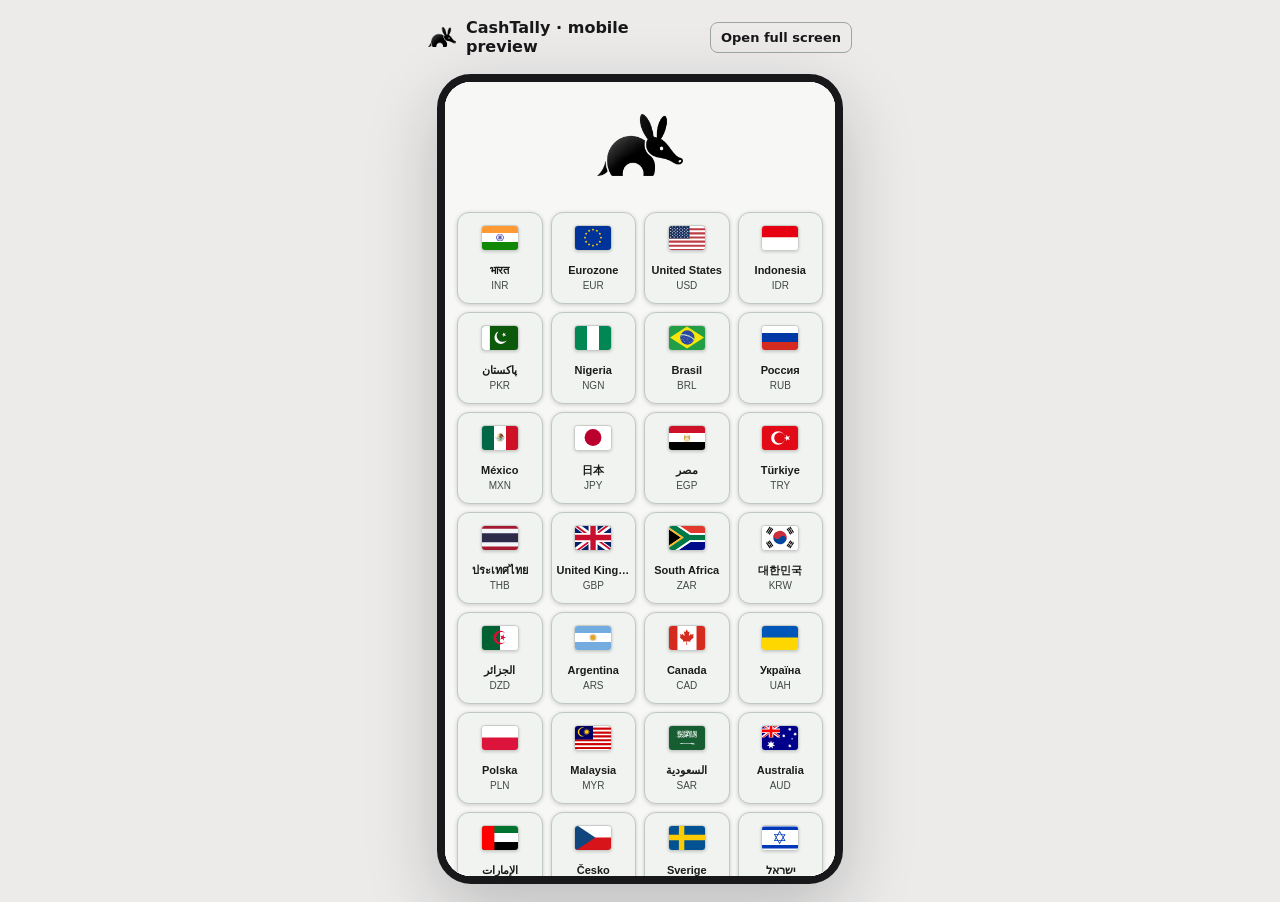
<file: preview/index.html>
<!doctype html>
<html lang="en">
<head>
  <meta charset="UTF-8" />
  <meta name="viewport" content="width=device-width, initial-scale=1.0" />
  <meta name="theme-color" content="#0b6e4f" />
  <meta name="description" content="Try CashTally's cash counting and closing workflows in your browser." />
  <title>CashTally · mobile preview</title>
  <link rel="icon" href="./app/assets/aardvarkland-mark.png" />
  <link rel="stylesheet" href="./preview.css?v=2" />
</head>
<body>
  <main class="preview-shell" id="preview-shell">
    <header>
      <div class="brand-lockup"><img src="./app/assets/aardvarkland-mark.png" alt="" /><strong>CashTally · mobile preview</strong></div>
      <a href="./app/">Open full screen</a>
    </header>
    <div class="phone"><iframe src="./app/?country-picker=1&amp;entry=mobile-preview-v1" title="CashTally app" allow="clipboard-read; clipboard-write"></iframe></div>
  </main>
</body>
</html>
</file>
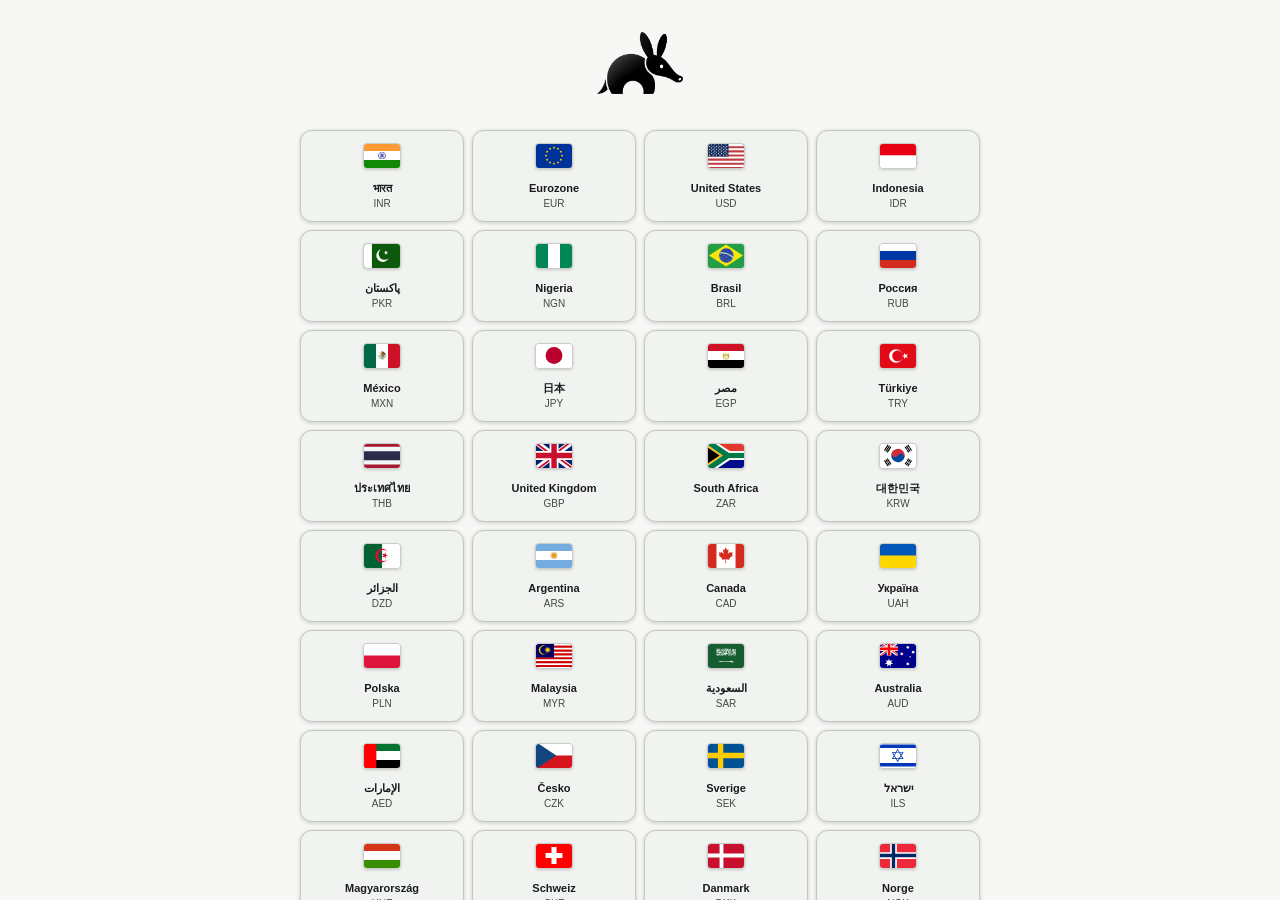
<file: preview/app/index.html>
<!doctype html>
<html lang="cs" data-theme="light">
<head>
  <meta charset="UTF-8" />
  <meta name="viewport" content="width=device-width,initial-scale=1,viewport-fit=cover,user-scalable=no" />
  <meta name="theme-color" content="#f7f8f6" />
  <meta name="description" content="Aardvarkland Cash Tally interactive mobile preview" />
  <link rel="manifest" href="./manifest.webmanifest" />
  <link rel="stylesheet" href="./app.css?brand=9" />
  <title>Aardvarkland Cash Tally</title>
</head>
  <body>
  <div id="root"></div>
  <script src="./flags.js?brand=3"></script>
  <script src="./currency-data.js"></script>
  <script src="./weight-data.js"></script>
  <script src="./locales.js"></script>
  <script src="./locale-overrides.js"></script>
  <script src="./locale-extras.js"></script>
  <script src="./locale-detail-extras.js"></script>
  <script src="./locale-actions.js"></script>
  <script src="./locale-report-extras.js?v=2"></script>
  <script src="./locale-functional-extras.js?v=2"></script>
  <script src="./app.js?entry=mobile-preview-v15"></script>
</body>
</html>
</file>
<file: preview/preview.css>
:root {
  color: #18181b;
  background: #ecebea;
  --frame-outline: #18181b;
  --link-outline: #9fa6a0;
  font-family: "Segoe UI", system-ui, sans-serif;
}

* { box-sizing: border-box; }
body { margin: 0; min-height: 100vh; }

.preview-shell {
  min-height: 100vh;
  display: grid;
  grid-template-rows: auto 1fr;
  justify-items: center;
  gap: 18px;
  padding: 18px;
}

header {
  width: min(100%, 424px);
  display: flex;
  align-items: center;
  justify-content: space-between;
  gap: 16px;
}

.brand-lockup { display: grid; grid-template-columns: 28px auto; column-gap: 10px; align-items: center; }
.brand-lockup img { width: 28px; height: 28px; object-fit: contain; }
@media (prefers-color-scheme: dark) {
  :root { color: #eff3ed; background: #191e1b; --frame-outline: #0f1411; --link-outline: #74837a; }
  .brand-lockup img { filter: invert(1); }
}
header strong { font-size: 16px; }
header a { padding: 7px 10px; border: 1px solid var(--link-outline); border-radius: 8px; color: inherit; font-size: 13px; font-weight: 600; text-decoration: none; white-space: nowrap; }
header a:hover { text-decoration: underline; }
header a:focus-visible { outline: 2px solid currentColor; outline-offset: 3px; }

.phone {
  box-sizing: content-box;
  width: 390px;
  height: clamp(360px, calc(100dvh - 106px), 844px);
  overflow: hidden;
  border: 8px solid var(--frame-outline);
  border-radius: 34px;
  background: #f7f8f6;
  box-shadow: 0 24px 70px rgba(24, 24, 27, .22);
}

iframe {
  display: block;
  width: 100%;
  height: 100%;
  border: 0;
  background: #f7f8f6;
}

@media (max-width: 520px) {
  .preview-shell { display: block; padding: 0; }
  header { display: none; }
  .phone {
    box-sizing: border-box;
    width: 100vw;
    height: 100dvh;
    border: 0;
    border-radius: 0;
    box-shadow: none;
  }
}
</file>
<file: preview/app/app.css>
@font-face {
  font-family: "Material Icons";
  src: url("./assets/materialicons-regular.otf") format("opentype");
  font-style: normal;
  font-weight: 400;
  font-display: block;
}

:root {
  --primary: #006c4c;
  --on-primary: #ffffff;
  --primary-container: #89f8c8;
  --on-primary-container: #002116;
  --secondary-container: #cfe9dc;
  --on-secondary-container: #0d1f18;
  --tertiary-container: #f1df9b;
  --error: #ba1a1a;
  --surface: #f7f8f6;
  --surface-container: #eceeeb;
  --surface-low: #f1f3f0;
  --surface-high: #e6e9e5;
  --on-surface: #191c1a;
  --on-variant: #404943;
  --outline: #707973;
  --outline-variant: #bfc9c2;
  --shadow: rgba(0, 0, 0, .18);
}

html[data-theme="dark"] {
  --primary: #53d6a2;
  --on-primary: #003827;
  --primary-container: #005138;
  --on-primary-container: #75f3bc;
  --secondary-container: #334b40;
  --on-secondary-container: #d2e8dc;
  --tertiary-container: #5d5124;
  --error: #ffb4ab;
  --surface: #101412;
  --surface-container: #1c211e;
  --surface-low: #181c1a;
  --surface-high: #262b28;
  --on-surface: #e1e3df;
  --on-variant: #bec9c1;
  --outline: #89938c;
  --outline-variant: #404943;
  --shadow: rgba(0, 0, 0, .55);
}

* { box-sizing: border-box; }
html, body, #root { width: 100%; height: 100%; margin: 0; overflow: hidden; }
body {
  background: var(--surface);
  color: var(--on-surface);
  font-family: Roboto, Arial, sans-serif;
  -webkit-tap-highlight-color: transparent;
}
button, input, select, textarea { color: inherit; font: inherit; }
button { cursor: pointer; }
.mi {
  display: inline-block;
  direction: ltr;
  font-family: "Material Icons";
  font-size: 24px;
  font-style: normal;
  font-weight: normal;
  letter-spacing: normal;
  line-height: 1;
  text-transform: none;
  white-space: nowrap;
  word-wrap: normal;
  -webkit-font-feature-settings: "liga";
  -webkit-font-smoothing: antialiased;
}

.scaffold { position: relative; display: flex; flex-direction: column; height: 100%; background: var(--surface); }
.appbar { z-index: 5; display: flex; align-items: center; gap: 8px; min-height: 64px; height: 64px; padding: 0 16px; background: var(--surface); }
.appbar .grow { flex: 1; min-width: 0; }
.appbar-title { overflow: hidden; font-size: 20px; font-weight: 500; text-overflow: ellipsis; white-space: nowrap; }
.icon-btn { display: grid; place-items: center; width: 48px; height: 48px; border: 0; border-radius: 24px; background: transparent; }
.icon-btn:active, .icon-btn:hover { background: var(--surface-high); }
.brand-logo { display: grid; flex: 0 0 auto; place-items: center; width: 38px; height: 38px; overflow: hidden; border-radius: 9px; }
.brand-logo .country-logo-image { width: 38px; height: 38px; object-fit: contain; }
.badge { font-size: 14px; font-weight: 500; white-space: nowrap; }
.scroll { flex: 1; min-height: 0; overflow: auto; padding: 8px 16px 104px; scrollbar-width: none; }
.scroll::-webkit-scrollbar { display: none; }
.count-scroll { padding-bottom: 168px; }
.title-large { font-size: 22px; font-weight: 400; line-height: 28px; }
.title-medium { font-size: 16px; font-weight: 500; line-height: 24px; }
.title-small { font-size: 14px; font-weight: 500; line-height: 20px; }
.body { font-size: 14px; line-height: 20px; }
.body-small { color: var(--on-variant); font-size: 12px; line-height: 16px; }
.headline-small { font-size: 24px; font-weight: 400; line-height: 32px; }
.label { color: var(--on-variant); font-size: 12px; line-height: 16px; }
.grow { flex: 1; min-width: 0; }
.row { display: flex; align-items: center; }
.gap8 { gap: 8px; }
.gap12 { gap: 12px; }
.sp6 { height: 6px; }.sp8 { height: 8px; }.sp12 { height: 12px; }.sp16 { height: 16px; }.sp20 { height: 20px; }.sp24 { height: 24px; }.sp28 { height: 28px; }
.card { overflow: hidden; border-radius: 12px; background: var(--surface-low); }
.card + .card { margin-top: 8px; }
.pad { padding: 16px; }
.list-tile { display: flex; align-items: center; gap: 16px; min-height: 64px; padding: 8px 16px; }
.list-leading { display: grid; flex: 0 0 28px; place-items: center; width: 28px; color: var(--on-variant); }
.country-setting-flag .flag-icon { width: 28px; height: 19px; }
.list-body { flex: 1; min-width: 0; }
.list-title { font-size: 16px; line-height: 24px; }
.list-sub { color: var(--on-variant); font-size: 14px; line-height: 20px; }
.list-trailing { display: flex; align-items: center; color: var(--on-variant); }
.divider { height: 1px; margin-left: 56px; background: var(--outline-variant); }
.filled, .tonal, .outlined, .text-btn { display: inline-flex; align-items: center; justify-content: center; gap: 8px; border-radius: 24px; font-weight: 500; }
.filled { min-height: 48px; padding: 0 24px; border: 0; background: var(--primary); color: var(--on-primary); }
.filled.big { width: 100%; height: 58px; border-radius: 20px; }
.tonal { height: 40px; padding: 0 18px; border: 0; background: var(--secondary-container); color: var(--on-secondary-container); }
.outlined { height: 40px; padding: 0 16px; border: 1px solid var(--outline); background: transparent; }
.text-btn { height: 40px; padding: 0 12px; border: 0; background: transparent; color: var(--primary); }
.danger { color: var(--error); }
.muted { color: var(--on-variant); }
.clickable { cursor: pointer; }
.action-tile { width: 100%; border: 0; background: transparent; text-align: start; }
.action-tile .list-title, .action-tile .list-sub { display: block; }
.action-tile:hover { background: var(--surface-container); }
.action-tile:focus-visible { outline: 2px solid var(--primary); outline-offset: -2px; }
.hidden { display: none !important; }

.country-scaffold { background: var(--surface); }
.country-scroll { flex: 1; overflow: auto; padding: 20px 12px 32px; scrollbar-width: none; }
.country-scroll::-webkit-scrollbar { display: none; }
.country-panel { width: min(100%, 680px); margin: 0 auto; }
.country-logo { display: grid; place-items: center; width: 86px; height: 86px; margin: 0 auto 24px; }
.country-logo-image { display: block; width: 86px; height: 86px; object-fit: contain; }
[data-theme="dark"] .country-logo-image { filter: invert(1); }
[data-theme="dark"] .brand-logo .country-logo-image { filter: invert(1); }
.country-title { margin: 0; color: var(--on-surface); font-size: 22px; font-weight: 500; line-height: 28px; text-align: center; }
.country-title-left { text-align: left; }
.country-sub { margin: 8px 0 18px; color: var(--on-variant); font-size: 13px; line-height: 18px; text-align: center; }
.country-sub-left { margin: 4px 0 0; text-align: left; }
.country-grid { display: grid; grid-template-columns: repeat(4, minmax(0, 1fr)); gap: 8px; }
.country-card { display: flex; min-height: 92px; flex-direction: column; align-items: center; justify-content: center; padding: 8px 5px; border: 1px solid var(--outline-variant); border-radius: 12px; background: var(--surface-low); color: var(--on-surface); box-shadow: 0 1px 4px var(--shadow); text-align: center; }
.country-card:hover, .country-card:focus-visible { outline: 2px solid var(--primary); background: var(--secondary-container); }
.country-card:active { transform: scale(.98); }
.country-flag { display: block; min-height: 32px; font-size: 30px; line-height: 32px; }
.flag-icon { display: block; width: 38px; height: 26px; aspect-ratio: 4 / 3; object-fit: cover; border: 1px solid rgba(25, 28, 26, .18); border-radius: 4px; box-shadow: 0 1px 3px rgba(25, 28, 26, .18); }
.country-name { width: 100%; margin-top: 6px; overflow: hidden; font-size: 11px; font-weight: 600; line-height: 14px; text-overflow: ellipsis; white-space: nowrap; }
.country-currency { margin-top: 3px; color: var(--on-variant); font-size: 10px; line-height: 12px; }
.country-head { display: flex; align-items: center; gap: 8px; margin: 0 4px 18px; }
.country-back { display: grid; flex: 0 0 48px; place-items: center; width: 48px; height: 48px; border: 0; border-radius: 24px; background: transparent; color: var(--on-surface); }
.country-back:hover { background: var(--surface-high); }

.field { position: relative; display: flex; align-items: center; gap: 12px; min-height: 56px; padding: 0 12px; border: 1px solid var(--outline); border-radius: 4px; background: transparent; }
.field:focus-within { padding: 0 11px; border: 2px solid var(--primary); }
.field label { position: absolute; top: -8px; left: 12px; padding: 0 4px; background: var(--surface); color: var(--on-variant); font-size: 12px; }
.card .field label { background: var(--surface-low); }
.field > .mi { color: var(--on-variant); }
.field input, .field select, .field textarea { width: 100%; min-width: 0; height: 54px; border: 0; outline: 0; background: transparent; }
.field textarea { height: 74px; padding-top: 14px; resize: vertical; }
.helper { padding: 4px 12px 0; color: var(--on-variant); font-size: 12px; line-height: 16px; }
.check-row { display: flex; align-items: center; gap: 12px; min-height: 48px; }
.check-row input { width: 18px; height: 18px; accent-color: var(--primary); }

.currency-strip { display: flex; overflow-x: auto; margin-right: -16px; padding-right: 16px; scrollbar-width: none; }
.currency-strip::-webkit-scrollbar { display: none; }
.currency-pair { display: flex; flex: 0 0 auto; align-items: center; margin-right: 8px; }
.chip { display: flex; align-items: center; gap: 8px; height: 32px; padding: 0 12px 0 4px; border: 1px solid var(--outline); border-radius: 8px; background: transparent; font-size: 14px; font-weight: 500; }
.chip.selected { border-color: transparent; background: var(--secondary-container); color: var(--on-secondary-container); }
.chip-avatar { display: grid; place-items: center; width: 24px; height: 24px; border-radius: 50%; background: var(--surface-high); font-size: 11px; font-weight: 700; }
.currency-settings-icon { background: var(--primary-container); color: var(--on-primary-container); }
.currency-settings-icon { font-size: 13px; font-weight: 700; }
.version { display: none; }
.star { display: grid; place-items: center; width: 40px; height: 40px; border: 0; background: transparent; color: var(--on-variant); }
.star.active, .favorite-star { color: #d58b00; }
.feature { display: flex; gap: 14px; padding: 16px; }
.feature > .mi { color: var(--on-variant); font-size: 28px; }
.section-head { display: flex; align-items: center; gap: 8px; min-height: 40px; }
.section-head .title-large { flex: 1; }
.latest { display: flex; align-items: center; gap: 12px; padding: 16px; }

.nav { display: grid; grid-template-columns: repeat(3, 1fr); height: 80px; min-height: 80px; padding: 8px 0 4px; background: var(--surface-container); }
.nav button { display: flex; flex-direction: column; align-items: center; gap: 3px; border: 0; background: transparent; color: var(--on-variant); font-size: 12px; font-weight: 500; }
.nav-indicator { display: grid; place-items: center; width: 64px; height: 32px; border-radius: 16px; }
.nav button.active { color: var(--on-surface); }
.nav button.active .nav-indicator { background: var(--secondary-container); color: var(--on-secondary-container); }

.modal { position: absolute; z-index: 30; display: none; align-items: flex-end; inset: 0; background: rgba(0, 0, 0, .32); }
.modal.open { display: flex; }
.sheet { width: 100%; max-height: 90%; overflow: auto; padding: 0 16px 24px; border-radius: 28px 28px 0 0; background: var(--surface-container); box-shadow: 0 -8px 24px var(--shadow); }
.drag { width: 32px; height: 4px; margin: 12px auto 20px; border-radius: 2px; background: var(--outline); }
.mode-card { width: 100%; border: 0; border-radius: 12px; background: var(--surface-low); color: inherit; text-align: left; }
.mode-card + .mode-card { margin-top: 8px; }
.mode-card .list-tile { min-height: 80px; }
.modal-actions { display: flex; justify-content: flex-end; gap: 8px; margin-top: 16px; }
.backup-dialog, .count-dialog {
  width: min(280px, calc(100% - 48px));
  padding: 24px;
  border: 0;
  border-radius: 28px;
  background: var(--surface-container);
  color: var(--on-surface);
}
.backup-dialog::backdrop, .count-dialog::backdrop { background: rgba(0, 0, 0, .54); }
.backup-dialog h2, .count-dialog h2 { margin: 0 0 18px; }
.count-dialog .field label { background: var(--surface-container); }
.backup-dialog .field + .helper { margin: 0 0 10px; }
.backup-dialog .field[hidden] { display: none; }
.backup-dialog .field > span {
  position: absolute;
  inset-inline-start: 11px;
  top: 50%;
  padding: 0 4px;
  transform: translateY(-50%);
  pointer-events: none;
}
.backup-dialog .field:focus-within > span,
.backup-dialog .field:has(input:not(:placeholder-shown)) > span {
  top: 0;
  background: var(--surface-container);
  font-size: 12px;
}
.backup-dialog .modal-actions .filled { min-height: 40px; }
.backup-dialog-error { margin: 8px 0 0; color: var(--error); }
.backup-dialog-error:empty { display: none; }

.segmented { display: grid; grid-template-columns: repeat(4, 1fr); height: 40px; overflow: hidden; border: 1px solid var(--outline); border-radius: 20px; }
.segmented button { border: 0; border-right: 1px solid var(--outline); background: transparent; }
.segmented button:last-child { border-right: 0; }
.segmented button.active { background: var(--secondary-container); font-weight: 500; }
.switch { position: relative; flex: 0 0 auto; width: 52px; height: 32px; border: 1px solid var(--outline); border-radius: 16px; background: var(--surface-high); }
.switch::after { position: absolute; top: 7px; left: 7px; width: 16px; height: 16px; border-radius: 50%; background: var(--outline); content: ""; transition: .15s; }
.switch.on { border-color: var(--primary); background: var(--primary); }
.switch.on::after { top: 3px; left: 24px; width: 24px; height: 24px; background: var(--on-primary); }

.denom { margin-bottom: 8px; padding: 10px 12px; }
.denom-top { display: flex; align-items: flex-start; gap: 8px; }
.denom-name { flex: 1; }
.denom-weight { color: var(--on-variant); }
.denom-subtotal { text-align: right; font-size: 16px; font-weight: 500; line-height: 24px; }
.stepper { display: flex; align-items: center; justify-content: flex-end; margin-top: 8px; }
.step-btn { display: grid; place-items: center; width: 40px; height: 40px; border: 0; border-radius: 20px; background: var(--secondary-container); color: var(--on-secondary-container); }
.step-btn:disabled { opacity: .35; cursor: not-allowed; }
.qty { width: 54px; height: 40px; border: 0; background: transparent; font-size: 22px; }
.qty:disabled { opacity: .55; }
.step-label { margin-left: 4px; font-size: 12px; }
.count-bottom { z-index: 4; display: flex; align-items: center; gap: 12px; height: 80px; min-height: 80px; padding: 12px 16px; background: var(--surface); box-shadow: 0 -3px 12px var(--shadow); }
.count-bottom .grow { display: grid; }
.count-bottom .filled { height: 48px; }
.save-spinner { display:inline-block; width:18px; height:18px; border:2px solid currentColor; border-inline-end-color:transparent; border-radius:50%; animation:save-spinner .8s linear infinite; }
@keyframes save-spinner { to { transform:rotate(360deg); } }
@media (prefers-reduced-motion:reduce) { .save-spinner { animation:none; } }
.filters { display: flex; flex-direction: column; gap: 8px; }
.filter-row { display: grid; grid-template-columns: 1fr auto; gap: 8px; }
.history-list { display: flex; flex-direction: column; gap: 8px; }
.history-card { display: flex; align-items: center; gap: 8px; padding: 10px 4px 10px 16px; }
.settings-section { margin-top: 24px; }
.settings-section:first-child { margin-top: 0; }
.settings-section > .title-large { margin-bottom: 8px; }
.settings-select { padding: 16px; }
.version { padding: 24px 0 0; color: var(--on-variant); font-size: 12px; text-align: center; }
.toast { position: absolute; z-index: 40; right: 16px; bottom: 92px; left: 16px; display: none; padding: 14px 16px; border-radius: 4px; background: #313632; color: #fff; }
.toast.show { display: block; }
.empty { padding: 32px 16px; color: var(--on-variant); text-align: center; }
.empty .mi { margin-bottom: 8px; font-size: 40px; }
.pill { display: inline-flex; align-items: center; gap: 5px; padding: 4px 9px; border-radius: 999px; background: var(--secondary-container); color: var(--on-secondary-container); font-size: 12px; font-weight: 500; }
.positive { color: var(--primary); }
.warning { background: var(--tertiary-container); }

.signature-wrap { display: grid; gap: 12px; }
.signature-pad { width: 100%; height: 180px; touch-action: none; border: 1px solid var(--outline); border-radius: 12px; background: #fff; }
html[data-theme="dark"] .signature-pad { background: #f7f8f6; }
.signature-preview { display: block; max-width: 100%; height: 72px; object-fit: contain; object-position: left center; border: 1px solid var(--outline-variant); border-radius: 8px; background: #fff; }
.signature-grid { display: grid; grid-template-columns: repeat(2, minmax(0, 1fr)); gap: 10px; }
.signature-preview-wrap { min-width: 0; }
.breakdown-row { display: flex; align-items: center; gap: 12px; margin-bottom: 8px; padding: 10px 12px; }
.summary-row { padding: 8px 0; }
.hash-text { overflow-wrap: anywhere; }
.signature-actions { display: flex; flex-wrap: wrap; gap: 8px; }
.report-paper { width: 100%; transform-origin: top center; padding: 20px; background: #fff; color: #1b1d1b; box-shadow: 0 2px 12px rgba(0,0,0,.15); transition: transform .15s; }
.report-paper-parity { min-height: 760px; padding: 28px 24px 20px; }
.report-header { display: flex; align-items: center; gap: 14px; }
.report-logo { width: 48px; height: 48px; object-fit: contain; }
.report-header h1 { margin: 0; font-size: 21px; }
.report-section-title { margin: 22px 0 8px !important; padding-bottom: 6px; border-bottom: 2px solid #b9cbd1; font-size: 16px !important; }
.report-info-grid { display: grid; grid-template-columns: 1fr 1.35fr; font-size: 12px; }
.report-info-grid > div { padding: 7px 8px; border-bottom: 1px solid #e1e4e3; }
.report-info-label { background: #f0f2f1; }
.report-info-row { display: contents; }
.report-hash { overflow-wrap: anywhere; }
.report-table th, .report-table td { padding: 7px 8px; border-bottom: 1px solid #d9dedb; text-align: right; }
.report-table th:first-child, .report-table td:first-child { text-align: left; }
.report-table thead th { background: #d4dde0; font-weight: 700; }
.report-table tfoot td { font-weight: 700; border-top: 1px solid #89979a; }
.report-identity { margin-top: 14px; color: #56605a; font-size: 11px; }
.report-signature-box { height: 58px; margin-bottom: 6px; border: 1px solid #aeb5b3; border-radius: 4px; display: grid; place-items: center; color: #a2a8a5; font-size: 11px; }
.report-signature-box img { width: 100%; height: 56px; object-fit: contain; }
.report-footer { display: flex; justify-content: space-between; margin-top: 44px; padding-top: 8px; border-top: 1px solid #d9dedb; color: #7a827e; font-size: 10px; }
.report-paper h1 { margin: 0 0 4px; font-size: 24px; }
.report-paper h2 { margin: 20px 0 8px; font-size: 16px; }
.report-paper table { width: 100%; border-collapse: collapse; font-size: 13px; }
.report-paper td { padding: 7px 0; border-bottom: 1px solid #d9dedb; }
.report-paper .report-total { margin-top: 12px; padding-top: 12px; border-top: 2px solid #1b1d1b; font-size: 18px; font-weight: 700; }
.report-paper .report-meta { color: #56605a; font-size: 12px; }
.report-signatures { display: grid; grid-template-columns: 1fr 1fr; gap: 12px; }
.report-signature { min-width: 0; border-top: 1px solid #444; padding-top: 6px; font-size: 12px; }
.report-signature img { display: block; width: 100%; height: 58px; object-fit: contain; object-position: left bottom; }
.report-toolbar { display: flex; flex-wrap: wrap; gap: 8px; }
.zoom-label { align-self: center; color: var(--on-variant); font-size: 12px; }
.lock-screen { display: grid; place-items: center; height: 100%; padding: 32px; text-align: center; }
.lock-icon { display: grid; place-items: center; width: 80px; height: 80px; margin-bottom: 20px; border-radius: 24px; background: var(--primary-container); color: var(--on-primary-container); }
.lock-icon .mi { font-size: 42px; }
.info-banner { display: flex; align-items: flex-start; gap: 12px; padding: 12px 16px; border-radius: 12px; background: var(--secondary-container); color: var(--on-secondary-container); }
.info-banner .mi { flex: 0 0 auto; }
.subpage-actions { display: flex; flex-wrap: wrap; gap: 8px; }
.file-input { position: absolute; width: 1px; height: 1px; overflow: hidden; opacity: 0; }

@media print {
  html, body, #root { overflow: visible; height: auto; }
  body, .scaffold { background: #fff; }
  .appbar, .nav, .count-bottom, .report-toolbar, .subpage-actions, .toast { display: none !important; }
  .scroll { overflow: visible; padding: 0; }
  .report-paper { box-shadow: none; }
}
</file>
